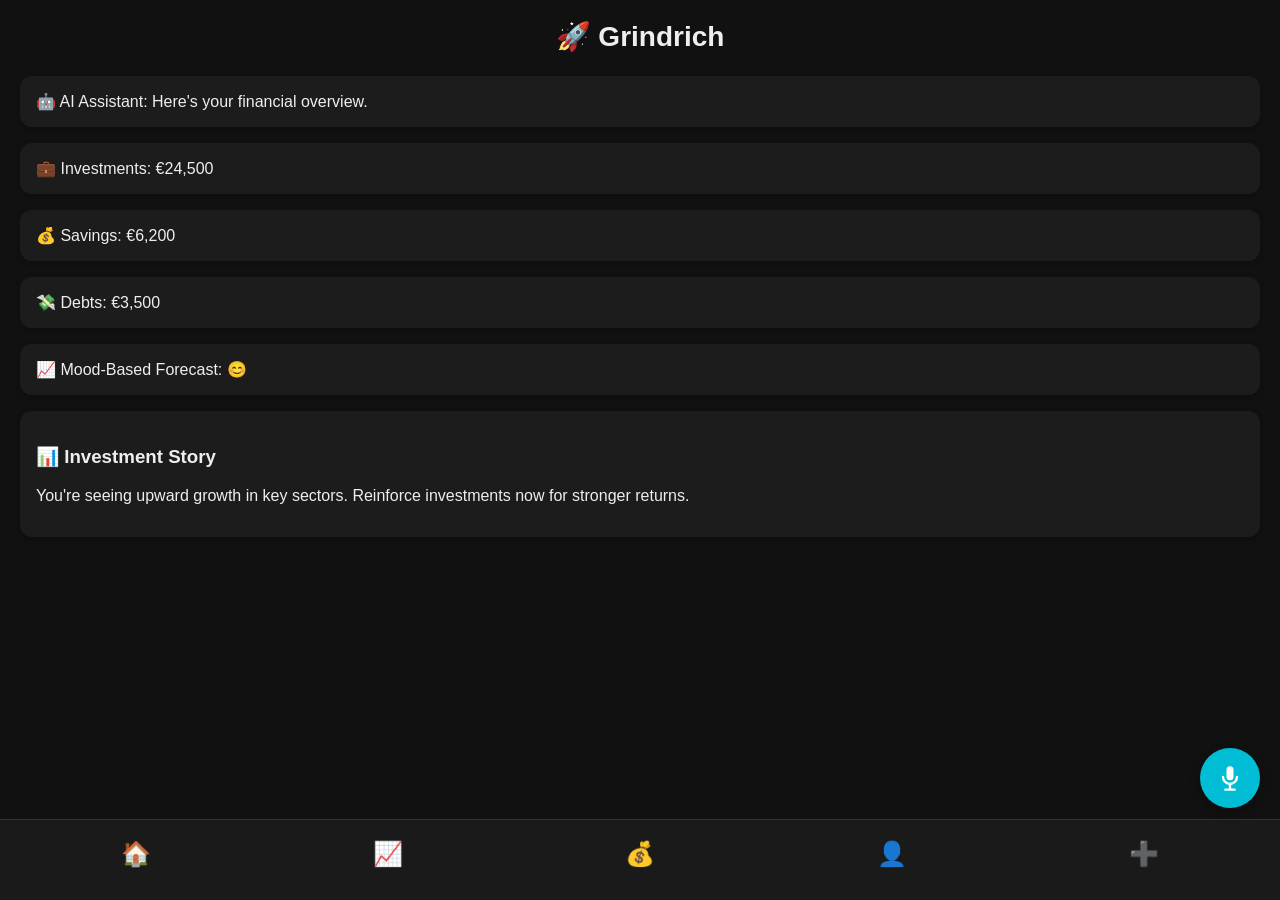
<file: WebApp/templates/index.html>
<!DOCTYPE html>
<html lang="en">

<head>
  <meta charset="UTF-8" />
  <meta name="viewport" content="width=device-width, initial-scale=1.0" />
  <title>Grindrich - Trading</title>
  <style>
    :root {
      --bg: #111;
      --fg: #eee;
      --accent: #00bcd4;
      --danger: #e53935;
      --card-bg: #1c1c1c;
    }

    body {
      margin: 0;
      font-family: 'Segoe UI', Tahoma, Geneva, Verdana, sans-serif;
      display: flex;
      flex-direction: column;
      height: 100vh;
      background-color: var(--bg);
      color: var(--fg);
    }

    .page {
      display: none;
      flex: 1;
      padding: 20px;
      overflow-y: auto;
    }

    .page.active {
      display: block;
    }

    .navbar {
      display: flex;
      justify-content: space-around;
      padding: 10px;
      border-top: 1px solid #333;
      background: #1a1a1a;
    }

    .navbar button {
      background: none;
      border: none;
      font-size: 24px;
      cursor: pointer;
      color: var(--fg);
    }

    .floating-button {
      position: fixed;
      bottom: 80px;
      right: 20px;
      width: 60px;
      height: 60px;
      border-radius: 50%;
      background-color: var(--accent);
      color: white;
      border: none;
      cursor: pointer;
      box-shadow: 0 4px 12px rgba(0, 0, 0, 0.3);
      display: flex;
      align-items: center;
      justify-content: center;
      z-index: 1000;
      transition: background-color 0.3s ease;
    }

    .floating-button:hover {
      background-color: #00acc1;
    }

    .floating-button.active {
      background-color: var(--danger);
    }

    .floating-button svg {
      width: 28px;
      height: 28px;
      fill: white;
    }

    .card {
      background: var(--card-bg);
      padding: 16px;
      border-radius: 12px;
      margin-bottom: 16px;
      box-shadow: 0 2px 6px rgba(0, 0, 0, 0.2);
    }

    .button-row {
      display: flex;
      gap: 10px;
      margin-top: 10px;
    }

    input,
    select,
    button {
      background: #222;
      color: white;
      border: 1px solid #444;
      border-radius: 6px;
      padding: 10px;
      width: 100%;
      margin-bottom: 12px;
      box-sizing: border-box;
    }

    button {
      background-color: var(--accent);
      border: none;
      cursor: pointer;
      transition: background-color 0.2s ease;
    }

    button:hover {
      background-color: #0097a7;
    }

    button[style*="var(--danger)"]:hover {
      background-color: #d32f2f !important;
    }

    button:active {
      transform: scale(0.97);
    }

    h2 {
      margin-top: 0;
    }

    #toast {
      position: fixed;
      bottom: 150px;
      right: 20px;
      background: #333;
      color: white;
      padding: 10px 16px;
      border-radius: 6px;
      opacity: 0;
      transition: opacity 0.4s;
      font-size: 14px;
    }

    .switch {
      position: relative;
      display: inline-block;
      width: 44px;
      height: 24px;
    }

    .switch input {
      opacity: 0;
      width: 0;
      height: 0;
    }

    .slider {
      position: absolute;
      cursor: pointer;
      top: 0;
      left: 0;
      right: 0;
      bottom: 0;
      background-color: #555;
      transition: 0.4s;
      border-radius: 34px;
    }

    .slider:before {
      position: absolute;
      content: "";
      height: 16px;
      width: 16px;
      left: 4px;
      bottom: 4px;
      background-color: white;
      transition: 0.4s;
      border-radius: 50%;
    }

    input:checked+.slider {
      background-color: var(--accent);
    }

    input:checked+.slider:before {
      transform: translateX(20px);
    }
  </style>

  <script>
    let mediaRecorder;
    let audioChunks = [];

    function startRecording() {
      navigator.mediaDevices.getUserMedia({ audio: true }).then(stream => {
        mediaRecorder = new MediaRecorder(stream);
        mediaRecorder.start();
        audioChunks = [];

        mediaRecorder.ondataavailable = event => {
          audioChunks.push(event.data);
        };

        mediaRecorder.onstop = () => {
          const audioBlob = new Blob(audioChunks, { type: 'audio/webm' });
          const formData = new FormData();
          formData.append('audio', audioBlob, 'recording.webm');
          formData.append('page_text', getTextFromActivePage());
          formData.append('gen_z_mode',localStorage.getItem("genZMode"));

          fetch('/voice', {
            method: 'POST',
            body: formData
          })
            .then(response => response.blob())
            .then(audioBlob => {
              const audioURL = URL.createObjectURL(audioBlob);
              new Audio(audioURL).play();
            })
            .catch(err => console.error("Error:", err));
        };
      });
    }

    function stopRecording() {
      mediaRecorder.stop();
    }

    function getTextFromActivePage() {
      const activePage = document.querySelector('.page.active');
      return activePage ? activePage.textContent.trim() : '';
    }

    function showToast(msg) {
      const toast = document.getElementById('toast');
      toast.textContent = msg;
      toast.style.opacity = 1;
      setTimeout(() => {
        toast.style.opacity = 0;
      }, 2000);
    }
  </script>
</head>

<body>

  <!-- Mic Toast -->
  <div id="toast">Listening...</div>

  <!-- Page 1 -->
  <div id="page1" class="page active">
    <h2 style="font-size: 28px; text-align: center;">🚀 Grindrich</h2>
    <div class="card">🤖 AI Assistant: Here's your financial overview.</div>
    <div class="card">💼 Investments: €24,500</div>
    <div class="card">💰 Savings: €6,200</div>
    <div class="card">💸 Debts: €3,500</div>
    <div class="card">📈 Mood-Based Forecast: 😊</div>
    <div class="card">
      <h3>📊 Investment Story</h3>
      <p>You're seeing upward growth in key sectors. Reinforce investments now for stronger returns.</p>
    </div>
  </div>

  <!-- Page 2 -->
  <div id="page2" class="page">
    <h2>📈 Markets</h2>
    <input type="text" placeholder="Search assets..." />
    <div class="card"><strong>NFLX:</strong> $442.55 ▲ +4.2%</div>
    <div class="card"><strong>ETH:</strong> $3,250.00 ▼ -1.1%</div>
    <div class="card"><strong>AMZN:</strong> $3,122.70 ▲ +2.5%</div>
    <div class="card"><strong>GOOG:</strong> $2,832.56 ▲ +1.8%</div>
    <div class="card"><strong>MSFT:</strong> $331.21 ▲ +0.9%</div>
    <div class="card"><strong>TSLA:</strong> $812.23 ▼ -2.3%</div>
    <div class="card"><strong>AAPL:</strong> $172.14 ▲ +1.1%</div>
    <div class="card"><strong>NIO:</strong> $8.22 ▼ -3.0%</div>
    <div class="card"><strong>BTC:</strong> $63,440.00 ▲ +2.8%</div>
    <div class="card"><strong>ADA:</strong> $0.39 ▲ +1.2%</div>
  </div>

  <!-- Page 3 -->
  <div id="page3" class="page">
    <h2>💰 Trade</h2>
    <div class="card">
      <label for="assetSelect">Select Asset</label>
      <select id="assetSelect">
        <option>TSLA</option>
        <option>AAPL</option>
        <option>BTC</option>
        <option>ETH</option>
        <option>GOOG</option>
        <option>AMZN</option>
      </select>

      <label for="amountInput">Amount</label>
      <input id="amountInput" type="number" placeholder="e.g. 100" />

      <div class="button-row">
        <button>Buy</button>
        <button style="background-color: var(--danger);">Sell</button>
      </div>
    </div>
  </div>

  <!-- Page 4 -->
  <div id="page4" class="page">
    <h2>👤 Account</h2>
    <div class="card">Name: Max Mustermann</div>
    <div class="card">Email: max@trader.com</div>
    <div class="card">Available Cash: $5,842.91</div>
    <div class="card" style="display: flex; justify-content: space-between; align-items: center;">
      <span>Gen Z Mode 🧃</span>
      <label class="switch">
        <input type="checkbox" id="genZToggle" onchange="toggleGenZMode()">
        <span class="slider"></span>
      </label>
    </div>


    <div class="button-row">
      <button>Deposit</button>
      <button style="background-color: var(--danger);">Settings</button>
    </div>
  </div>

  <!-- Page 5 -->
  <div id="page5" class="page">
    <h2>➕ Custom Graphs</h2>
    <div class="card">
      <p>Tell me what graph you'd like to see:</p>
      <input type="text" id="graphPrompt" placeholder="e.g. Show me grocery spending last month" />
      <div class="button-row">
        <button onclick="handleGraphPrompt()">Generate Graph</button>
      </div>
    </div>

    <div id="graphOutput" class="card" style="margin-top: 20px;">
      <p style="opacity: 0.6;">(Graph will appear here...)</p>
    </div>
  </div>


  <!-- Mic Button -->
  <button class="floating-button" id="micBtn" title="Toggle Mic">
    <svg viewBox="0 0 24 24">
      <path
        d="M12 14a3 3 0 0 0 3-3V5a3 3 0 0 0-6 0v6a3 3 0 0 0 3 3zM19 11a1 1 0 1 0-2 0 5 5 0 0 1-10 0 1 1 0 0 0-2 0 7 7 0 0 0 6 6.92V21h-3a1 1 0 1 0 0 2h8a1 1 0 1 0 0-2h-3v-3.08A7 7 0 0 0 19 11z" />
    </svg>
  </button>

  <!-- Nav Bar -->
  <div class="navbar">
    <button onclick="showPage(1)">🏠</button>
    <button onclick="showPage(2)">📈</button>
    <button onclick="showPage(3)">💰</button>
    <button onclick="showPage(4)">👤</button>
    <button onclick="showPage(5)">➕</button>
  </div>

  <script>
    function showPage(num) {
      for (let i = 1; i <= 5; i++) {
        document.getElementById(`page${i}`).classList.toggle('active', i === num);
      }
    }

    const micBtn = document.getElementById('micBtn');
    let isMicActive = false;

    micBtn.addEventListener('click', () => {
      isMicActive = !isMicActive;
      micBtn.classList.toggle('active', isMicActive);

      if (isMicActive) {
        showToast("🎤 Listening...");
        startRecording();
      } else {
        showToast("🛑 Stopped");
        stopRecording();
      }
    });

    function toggleGenZMode() {
      const enabled = document.getElementById("genZToggle").checked;
      localStorage.setItem("genZMode", enabled);
      showToast(enabled ? "🧃 Gen Z Mode: ON" : "😐 Gen Z Mode: OFF");
    }

    window.addEventListener("DOMContentLoaded", () => {
      const saved = localStorage.getItem("genZMode") === "true";
      document.getElementById("genZToggle").checked = saved;
    });

  </script>

</body>

</html>
</file>
